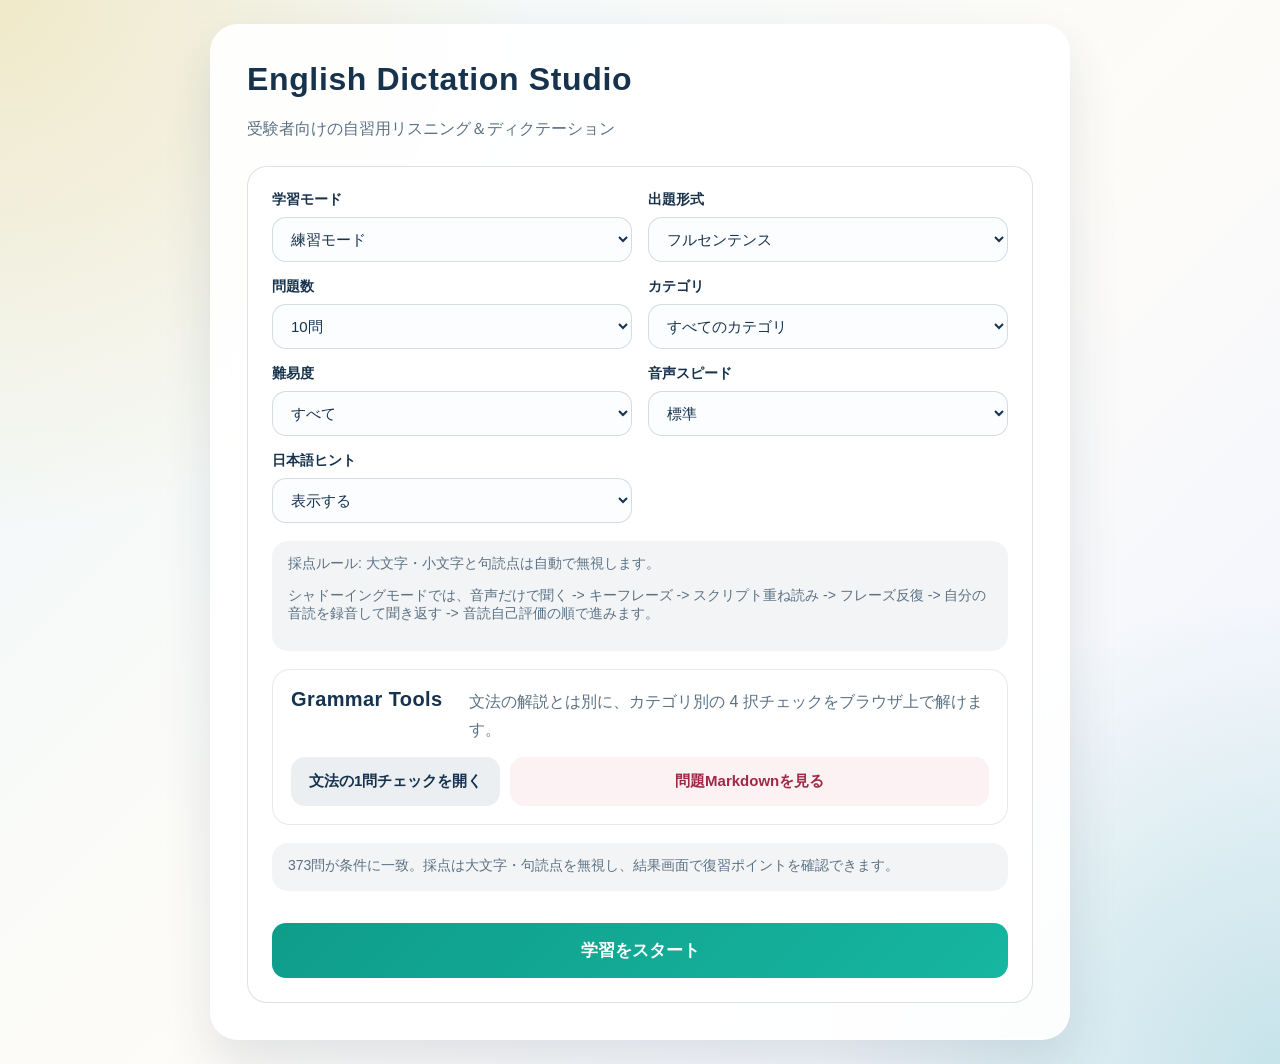
<file: index.html>
<!DOCTYPE html>
<html lang="ja">
<head>
    <meta charset="UTF-8">
    <meta name="viewport" content="width=device-width, initial-scale=1.0">
    <title>English Dictation Studio</title>
    <link rel="stylesheet" href="style.css">
</head>
<body>
    <div class="container">
        <div id="setup-screen" class="screen active">
            <h1>English Dictation Studio</h1>
            <p class="lead-text">受験者向けの自習用リスニング＆ディクテーション</p>

            <div class="settings-box">
                <div class="setting-grid">
                    <div class="setting-item">
                        <label for="setting-mode">学習モード</label>
                        <select id="setting-mode">
                            <option value="practice">練習モード</option>
                            <option value="test">集中モード</option>
                            <option value="shadowing">リスニング・シャドーイング</option>
                        </select>
                    </div>
                    <div class="setting-item">
                        <label for="setting-type">出題形式</label>
                        <select id="setting-type">
                            <option value="sentence">フルセンテンス</option>
                            <option value="blank">穴埋め</option>
                        </select>
                    </div>
                    <div class="setting-item">
                        <label for="setting-count">問題数</label>
                        <select id="setting-count">
                            <option value="5">5問</option>
                            <option value="10" selected>10問</option>
                            <option value="20">20問</option>
                            <option value="50">50問</option>
                        </select>
                    </div>
                    <div class="setting-item">
                        <label for="setting-category">カテゴリ</label>
                        <select id="setting-category">
                            <option value="all">すべてのカテゴリ</option>
                        </select>
                    </div>
                    <div class="setting-item">
                        <label for="setting-difficulty">難易度</label>
                        <select id="setting-difficulty">
                            <option value="all">すべて</option>
                            <option value="easy">やさしめ</option>
                            <option value="medium">標準</option>
                            <option value="hard">チャレンジ</option>
                        </select>
                    </div>
                    <div class="setting-item">
                        <label for="setting-speed">音声スピード</label>
                        <select id="setting-speed">
                            <option value="0.75">ゆっくり</option>
                            <option value="0.9" selected>標準</option>
                            <option value="1">少し速め</option>
                        </select>
                    </div>
                    <div class="setting-item">
                        <label for="setting-translation">日本語ヒント</label>
                        <select id="setting-translation">
                            <option value="show" selected>表示する</option>
                            <option value="hide">表示しない</option>
                        </select>
                    </div>
                </div>

                <div class="settings-note">
                    <p>採点ルール: 大文字・小文字と句読点は自動で無視します。</p>
                    <p>シャドーイングモードでは、音声だけで聞く -> キーフレーズ -> スクリプト重ね読み -> フレーズ反復 -> 自分の音読を録音して聞き返す -> 音読自己評価の順で進みます。</p>
                </div>

                <div id="study-dashboard" class="study-dashboard hidden">
                    <div class="dashboard-header">
                        <h2>Study Dashboard</h2>
                        <p id="history-summary" class="dashboard-summary"></p>
                    </div>
                    <div class="dashboard-grid">
                        <div class="dashboard-panel">
                            <p class="dashboard-label">おすすめ復習カテゴリ</p>
                            <div id="recommended-categories" class="recommendation-chips"></div>
                        </div>
                        <div class="dashboard-panel">
                            <p class="dashboard-label">クイック復習</p>
                            <p id="mistake-bank-summary" class="dashboard-summary"></p>
                            <div id="quick-review-actions" class="quick-review-actions"></div>
                        </div>
                    </div>
                </div>

                <div class="study-tools">
                    <div class="dashboard-header">
                        <h2>Grammar Tools</h2>
                        <p class="dashboard-summary">文法の解説とは別に、カテゴリ別の 4 択チェックをブラウザ上で解けます。</p>
                    </div>
                    <div class="resource-links">
                        <a href="grammar-quiz.html" class="secondary-btn resource-link">文法の1問チェックを開く</a>
                        <a href="markdown-viewer.html?file=docs/grammar-review-quiz.md" class="ghost-btn resource-link">問題Markdownを見る</a>
                    </div>
                </div>

                <p id="setup-status" class="setup-status" aria-live="polite"></p>
                <button id="start-btn" class="primary-btn">学習をスタート</button>
            </div>
        </div>

        <div id="play-screen" class="screen">
            <div class="header-info">
                <span id="progress-text">問題: 1 / 10</span>
                <div class="header-badges">
                    <span id="category-badge" class="badge">文法カテゴリ</span>
                    <span id="difficulty-badge" class="badge secondary-badge">標準</span>
                </div>
            </div>

            <div class="session-stats">
                <span id="audio-count">再生: 0回</span>
                <span id="hint-count">ヒント: 0回</span>
                <span id="mistake-count">ミス: 0回</span>
            </div>

            <div class="focus-panel">
                <span class="feedback-label">Before Listening</span>
                <p id="focus-summary" class="focus-summary"></p>
                <p id="focus-plan" class="focus-plan"></p>
            </div>

            <div class="question-area">
                <p id="ja-text" class="ja-text">日本語の訳がここに表示されます</p>
                <p id="en-display" class="en-text"></p>
                <p id="en-hint" class="en-hint"></p>
                <p id="live-feedback" class="live-feedback" aria-live="polite">聞こえたまま入力してください。</p>
            </div>

            <div id="input-area" class="input-area">
                <label class="visually-hidden" for="type-input">英語入力欄</label>
                <input
                    type="text"
                    id="type-input"
                    placeholder="Type here..."
                    autocomplete="off"
                    autocapitalize="off"
                    spellcheck="false"
                    inputmode="latin"
                >
            </div>

            <div id="rules-box" class="rules-box">
                <p>句読点は入力不要です。語順と聞き取れた語形に集中してください。</p>
            </div>

            <div class="controls">
                <button id="audio-btn" class="icon-btn">音声をもう一度聞く</button>
                <button id="hint-btn" class="icon-btn">ヒントを表示</button>
                <button id="answer-btn" class="ghost-btn">答えを確認</button>
            </div>

            <div id="shadowing-panel" class="shadowing-panel hidden">
                <span class="feedback-label">Shadowing Practice</span>
                <p id="shadowing-summary" class="feedback-summary"></p>
                <div id="shadowing-chunk-practice" class="chunk-practice hidden">
                    <span class="feedback-label">Phrase Repeat</span>
                    <p id="shadowing-chunk-summary" class="feedback-summary"></p>
                    <div id="shadowing-chunk-buttons" class="chunk-buttons"></div>
                </div>
                <button id="shadowing-finish-btn" class="primary-btn shadowing-finish-btn" type="button">この問題を振り返る</button>
            </div>

            <div id="question-feedback" class="question-feedback hidden">
                <h2 id="question-feedback-title">振り返り</h2>
                <p id="question-feedback-summary" class="feedback-summary"></p>

                <div class="feedback-columns">
                    <div class="feedback-block">
                        <span id="feedback-correct-label" class="feedback-label">正解</span>
                        <p id="feedback-correct-text"></p>
                    </div>
                    <div class="feedback-block">
                        <span id="feedback-user-label" class="feedback-label">あなたの入力</span>
                        <p id="feedback-user-text"></p>
                    </div>
                </div>

                <p id="feedback-diff-text" class="feedback-diff"></p>
                <div id="feedback-tags" class="insight-tags"></div>
                <div id="feedback-diff-visual" class="diff-visual hidden">
                    <div class="diff-row">
                        <span class="diff-row-label">正解の並び</span>
                        <div id="feedback-correct-diff" class="diff-tokens"></div>
                    </div>
                    <div class="diff-row">
                        <span class="diff-row-label">あなたの並び</span>
                        <div id="feedback-user-diff" class="diff-tokens"></div>
                    </div>
                </div>
                <p id="feedback-tip-text" class="feedback-tip"></p>
                <p id="feedback-next-step" class="feedback-next-step"></p>
                <div class="after-listening-panel">
                    <span class="feedback-label">After Listening</span>
                    <p id="after-listening-summary" class="feedback-summary"></p>
                    <div class="after-actions">
                        <button id="feedback-audio-btn" class="secondary-btn" type="button">正解を見ながらもう一度聞く</button>
                        <button id="shadowing-good-btn" class="after-btn" type="button">音読できた</button>
                        <button id="shadowing-again-btn" class="after-btn" type="button">まだ不安</button>
                    </div>
                    <div id="feedback-chunk-practice" class="chunk-practice hidden">
                        <span class="feedback-label">Phrase Repeat</span>
                        <p id="feedback-chunk-summary" class="feedback-summary"></p>
                        <div id="feedback-chunk-buttons" class="chunk-buttons"></div>
                    </div>
                    <div id="shadowing-recording-panel" class="recording-panel hidden">
                        <span class="feedback-label">Speak & Compare</span>
                        <p id="shadowing-recording-summary" class="feedback-summary"></p>
                        <div class="recording-actions">
                            <button id="shadowing-record-btn" class="secondary-btn" type="button">音読を録音</button>
                            <button id="shadowing-playback-btn" class="secondary-btn" type="button">自分の音声を聞く</button>
                        </div>
                    </div>
                </div>
                <button id="next-btn" class="primary-btn">次の問題へ</button>
            </div>
        </div>

        <div id="result-screen" class="screen">
            <h2>Session Review</h2>

            <div class="result-stats">
                <div class="stat-card">
                    <span id="res-total-label" class="stat-label">挑戦</span>
                    <strong id="res-total">0</strong>
                </div>
                <div class="stat-card">
                    <span id="res-correct-label" class="stat-label">正答</span>
                    <strong id="res-correct">0</strong>
                </div>
                <div class="stat-card">
                    <span id="res-miss-label" class="stat-label">ミス</span>
                    <strong id="res-miss">0</strong>
                </div>
                <div class="stat-card">
                    <span id="res-audio-label" class="stat-label">再生</span>
                    <strong id="res-audio">0</strong>
                </div>
                <div class="stat-card">
                    <span id="res-accuracy-label" class="stat-label">正答率</span>
                    <strong id="res-accuracy">0%</strong>
                </div>
                <div class="stat-card">
                    <span id="res-shadowing-label" class="stat-label">要再音読</span>
                    <strong id="res-shadowing">0</strong>
                </div>
            </div>

            <p id="progress-note" class="progress-note"></p>

            <div class="result-section">
                <h3>今回の弱点</h3>
                <ul id="weakness-list" class="weakness-list"></ul>
            </div>

            <div class="result-section">
                <h3>今回のつまずき傾向</h3>
                <ul id="pattern-list" class="weakness-list"></ul>
            </div>

            <div class="result-section">
                <h3>復習メモ</h3>
                <div id="review-list" class="review-list"></div>
            </div>

            <div class="result-actions">
                <button id="retry-missed-btn" class="secondary-btn hidden">復習だけ再挑戦</button>
                <button id="retry-btn" class="primary-btn">トップに戻る</button>
            </div>
        </div>
    </div>

    <script src="script.js"></script>
</body>
</html>
</file>
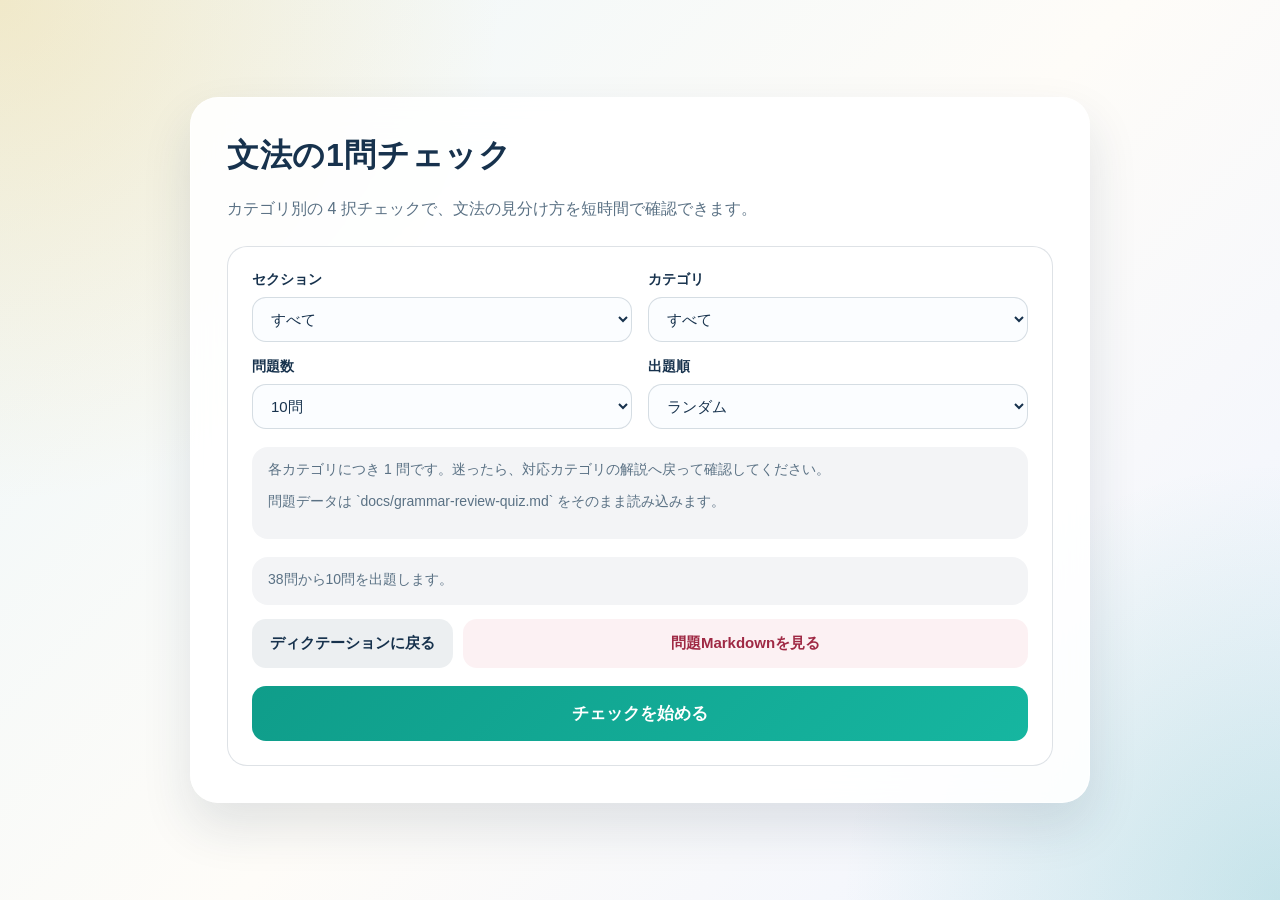
<file: grammar-quiz.html>
<!DOCTYPE html>
<html lang="ja">
<head>
    <meta charset="UTF-8">
    <meta name="viewport" content="width=device-width, initial-scale=1.0">
    <title>文法の1問チェック | English Dictation Studio</title>
    <link rel="stylesheet" href="style.css">
</head>
<body>
    <div class="container quiz-container">
        <div id="quiz-setup-screen" class="screen active">
            <h1>文法の1問チェック</h1>
            <p class="lead-text">カテゴリ別の 4 択チェックで、文法の見分け方を短時間で確認できます。</p>

            <div class="settings-box">
                <div class="setting-grid">
                    <div class="setting-item">
                        <label for="quiz-section">セクション</label>
                        <select id="quiz-section">
                            <option value="all">すべて</option>
                        </select>
                    </div>
                    <div class="setting-item">
                        <label for="quiz-category">カテゴリ</label>
                        <select id="quiz-category">
                            <option value="all">すべて</option>
                        </select>
                    </div>
                    <div class="setting-item">
                        <label for="quiz-count">問題数</label>
                        <select id="quiz-count">
                            <option value="5">5問</option>
                            <option value="10" selected>10問</option>
                            <option value="20">20問</option>
                            <option value="all">すべて</option>
                        </select>
                    </div>
                    <div class="setting-item">
                        <label for="quiz-order">出題順</label>
                        <select id="quiz-order">
                            <option value="random" selected>ランダム</option>
                            <option value="section">並び順</option>
                        </select>
                    </div>
                </div>

                <div class="settings-note">
                    <p>各カテゴリにつき 1 問です。迷ったら、対応カテゴリの解説へ戻って確認してください。</p>
                    <p>問題データは `docs/grammar-review-quiz.md` をそのまま読み込みます。</p>
                </div>

                <p id="quiz-setup-status" class="setup-status" aria-live="polite">問題を読み込んでいます。</p>

                <div class="resource-links">
                    <a href="index.html" class="secondary-btn resource-link">ディクテーションに戻る</a>
                    <a href="markdown-viewer.html?file=docs/grammar-review-quiz.md" class="ghost-btn resource-link">問題Markdownを見る</a>
                </div>

                <button id="quiz-start-btn" class="primary-btn" type="button">チェックを始める</button>
            </div>
        </div>

        <div id="quiz-play-screen" class="screen">
            <div class="quiz-top-nav">
                <button id="quiz-back-to-setup-btn" class="ghost-btn quiz-back-btn" type="button">設定に戻る</button>
            </div>
            <div class="header-info">
                <span id="quiz-progress-text">問題: 1 / 10</span>
                <div class="header-badges">
                    <span id="quiz-section-badge" class="badge">セクション</span>
                    <span id="quiz-category-badge" class="badge secondary-badge">カテゴリ</span>
                </div>
            </div>

            <div class="session-stats">
                <span id="quiz-score-text">正解: 0問</span>
                <span id="quiz-remaining-text">残り: 10問</span>
            </div>

            <div class="focus-panel">
                <span class="feedback-label">Question</span>
                <p id="quiz-instruction" class="focus-summary">最も適切なものを 1 つ選んでください。</p>
            </div>

            <div class="question-area">
                <p id="quiz-question-text" class="quiz-question-text"></p>
                <div id="quiz-options" class="quiz-options"></div>
                <p id="quiz-live-feedback" class="live-feedback" aria-live="polite">まだ解答していません。</p>
            </div>

            <div id="quiz-feedback-panel" class="question-feedback hidden">
                <h2 id="quiz-feedback-title">解説</h2>

                <div class="feedback-columns">
                    <div class="feedback-block">
                        <span class="feedback-label">正解</span>
                        <p id="quiz-correct-text"></p>
                    </div>
                    <div class="feedback-block">
                        <span class="feedback-label">あなたの選択</span>
                        <p id="quiz-user-text"></p>
                    </div>
                </div>

                <p id="quiz-point-text" class="feedback-summary"></p>
                <button id="quiz-next-btn" class="primary-btn" type="button">次の問題へ</button>
            </div>
        </div>

        <div id="quiz-result-screen" class="screen">
            <h2>Quiz Review</h2>

            <div class="result-stats">
                <div class="stat-card">
                    <span class="stat-label">挑戦</span>
                    <strong id="quiz-result-total">0</strong>
                </div>
                <div class="stat-card">
                    <span class="stat-label">正解</span>
                    <strong id="quiz-result-correct">0</strong>
                </div>
                <div class="stat-card">
                    <span class="stat-label">不正解</span>
                    <strong id="quiz-result-incorrect">0</strong>
                </div>
                <div class="stat-card">
                    <span class="stat-label">正答率</span>
                    <strong id="quiz-result-accuracy">0%</strong>
                </div>
            </div>

            <p id="quiz-result-note" class="progress-note"></p>

            <div class="result-section">
                <h3>復習したい問題</h3>
                <div id="quiz-review-list" class="review-list"></div>
            </div>

            <div class="result-actions">
                <button id="quiz-retry-btn" class="secondary-btn" type="button">同じ条件でもう一度</button>
                <button id="quiz-top-btn" class="primary-btn" type="button">設定に戻る</button>
            </div>
        </div>
    </div>

    <script src="grammar-quiz.js"></script>
</body>
</html>
</file>
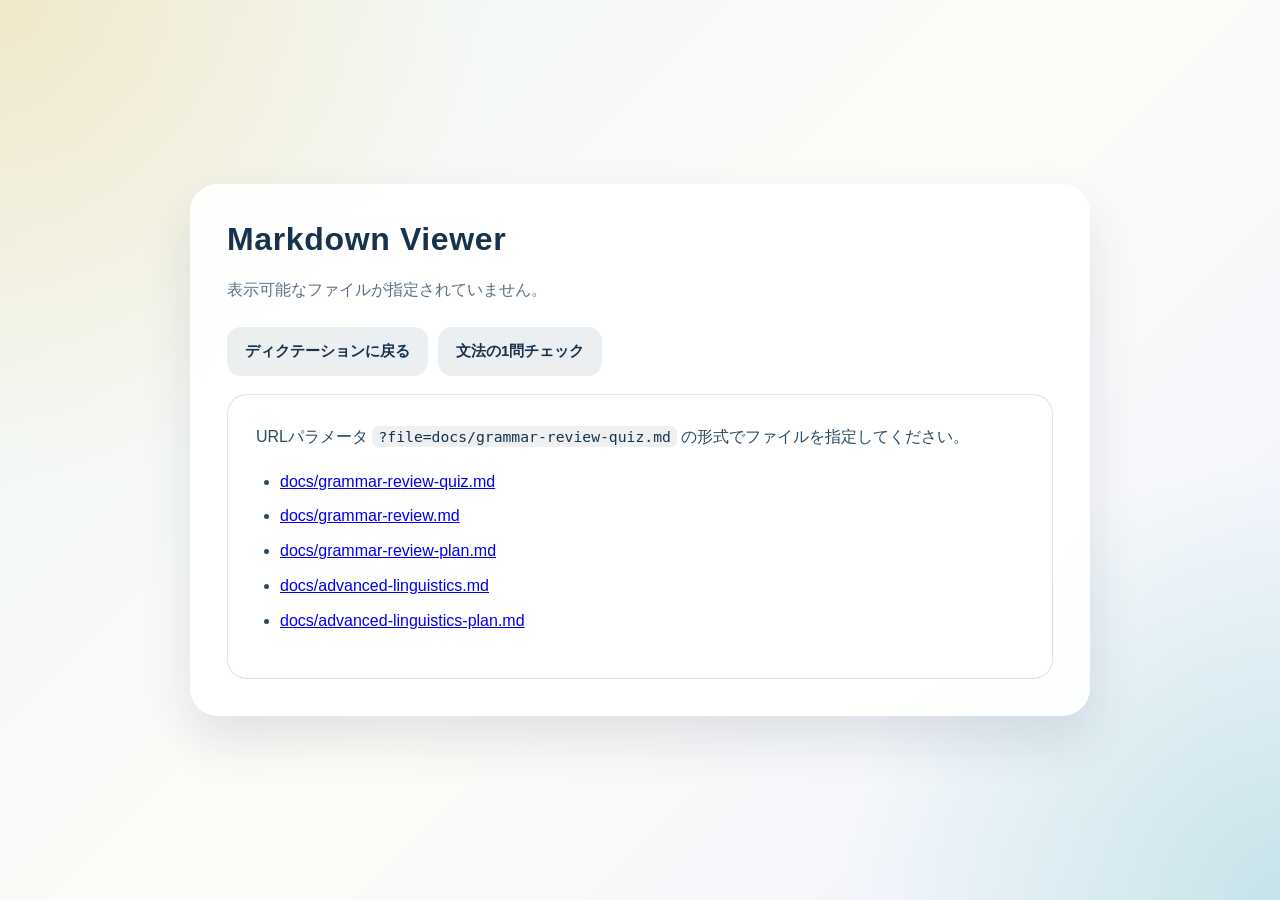
<file: markdown-viewer.html>
<!DOCTYPE html>
<html lang="ja">
<head>
    <meta charset="UTF-8">
    <meta name="viewport" content="width=device-width, initial-scale=1.0">
    <title>Markdown Viewer | English Dictation Studio</title>
    <link rel="stylesheet" href="style.css">
    <style>
        .md-viewer {
            max-width: 900px;
        }

        .md-viewer .md-body {
            padding: 28px;
            border-radius: 20px;
            background: var(--surface-strong);
            border: 1px solid var(--line);
            line-height: 1.8;
            overflow-x: auto;
        }

        .md-body h1 {
            font-size: 26px;
            border-bottom: 2px solid var(--line);
            padding-bottom: 10px;
            margin-bottom: 22px;
        }

        .md-body h2 {
            font-size: 22px;
            margin-top: 32px;
            padding-bottom: 8px;
            border-bottom: 1px solid var(--line);
        }

        .md-body h3 {
            font-size: 18px;
            margin-top: 24px;
            color: var(--accent-dark);
        }

        .md-body p {
            margin-bottom: 12px;
            color: var(--ink-main);
        }

        .md-body code {
            padding: 2px 6px;
            border-radius: 6px;
            background: rgba(23, 50, 77, 0.07);
            font-family: "SF Mono", "Fira Code", monospace;
            font-size: 0.92em;
            color: var(--ink-strong);
        }

        .md-body pre {
            padding: 16px;
            border-radius: 14px;
            background: rgba(23, 50, 77, 0.05);
            overflow-x: auto;
        }

        .md-body pre code {
            background: none;
            padding: 0;
        }

        .md-body ol,
        .md-body ul {
            padding-left: 24px;
            margin-bottom: 14px;
        }

        .md-body li {
            margin-bottom: 6px;
        }

        .md-body strong {
            color: var(--ink-strong);
        }

        .md-body hr {
            border: none;
            border-top: 1px solid var(--line);
            margin: 24px 0;
        }

        .md-nav {
            display: flex;
            flex-wrap: wrap;
            gap: 10px;
            margin-bottom: 18px;
        }

        .md-nav a {
            text-decoration: none;
        }

        .md-loading {
            padding: 40px;
            text-align: center;
            color: var(--ink-soft);
        }
    </style>
</head>
<body>
    <div class="container md-viewer">
        <h1>Markdown Viewer</h1>
        <p class="lead-text" id="md-title">ドキュメントを読み込んでいます...</p>

        <div class="md-nav">
            <a href="index.html" class="secondary-btn resource-link">ディクテーションに戻る</a>
            <a href="grammar-quiz.html" class="secondary-btn resource-link">文法の1問チェック</a>
        </div>

        <div id="md-body" class="md-body">
            <p class="md-loading">読み込み中...</p>
        </div>
    </div>

    <script>
        (function () {
            var params = new URLSearchParams(window.location.search);
            var file = params.get("file");

            var ALLOWED_FILES = [
                "docs/grammar-review-quiz.md",
                "docs/grammar-review.md",
                "docs/grammar-review-plan.md",
                "docs/advanced-linguistics.md",
                "docs/advanced-linguistics-plan.md"
            ];

            if (!file || ALLOWED_FILES.indexOf(file) === -1) {
                document.getElementById("md-title").textContent = "表示可能なファイルが指定されていません。";
                document.getElementById("md-body").innerHTML =
                    "<p>URLパラメータ <code>?file=docs/grammar-review-quiz.md</code> の形式でファイルを指定してください。</p>" +
                    "<ul>" + ALLOWED_FILES.map(function (f) {
                        return '<li><a href="?file=' + f + '">' + f + "</a></li>";
                    }).join("") + "</ul>";
                return;
            }

            document.getElementById("md-title").textContent = file;

            fetch(file)
                .then(function (res) {
                    if (!res.ok) throw new Error("HTTP " + res.status);
                    return res.text();
                })
                .then(function (md) {
                    document.getElementById("md-body").innerHTML = renderMarkdown(md);
                })
                .catch(function (err) {
                    document.getElementById("md-body").innerHTML =
                        "<p>読み込みに失敗しました。ローカルサーバー経由で開いてください。</p>" +
                        "<p><code>" + esc(err.message) + "</code></p>";
                });

            function esc(s) {
                return String(s).replace(/&/g, "&amp;").replace(/</g, "&lt;").replace(/>/g, "&gt;").replace(/"/g, "&quot;");
            }

            function renderMarkdown(text) {
                var html = esc(text);

                html = html.replace(/^### (.+)$/gm, function (m, g) { return "<h3>" + g + "</h3>"; });
                html = html.replace(/^## (.+)$/gm, function (m, g) { return "<h2>" + g + "</h2>"; });
                html = html.replace(/^# (.+)$/gm, function (m, g) { return "<h1>" + g + "</h1>"; });

                html = html.replace(/`([^`\n]+)`/g, function (m, g) { return "<code>" + g + "</code>"; });
                html = html.replace(/\*\*([^*]+)\*\*/g, function (m, g) { return "<strong>" + g + "</strong>"; });

                html = html.replace(/^(\d+)\.\s+(.+)$/gm, function (m, n, g) { return '<li class="ol-item">' + g + "</li>"; });
                html = html.replace(/^- (.+)$/gm, function (m, g) { return "<li>" + g + "</li>"; });

                html = html.replace(/((?:<li class="ol-item">[^]*?<\/li>\s*)+)/g, function (block) {
                    return "<ol>" + block.replace(/ class="ol-item"/g, "") + "</ol>";
                });
                html = html.replace(/((?:<li>(?:(?!class=)[^])*?<\/li>\s*)+)/g, function (block) {
                    if (block.indexOf("<ol>") !== -1) return block;
                    return "<ul>" + block + "</ul>";
                });

                html = html.replace(/^---$/gm, "<hr>");

                var lines = html.split("\n");
                var result = [];
                var inParagraph = false;

                for (var i = 0; i < lines.length; i++) {
                    var line = lines[i].trim();

                    if (!line) {
                        if (inParagraph) {
                            result.push("</p>");
                            inParagraph = false;
                        }
                        continue;
                    }

                    if (/^<(h[1-3]|ol|ul|li|hr|pre|blockquote)/.test(line)) {
                        if (inParagraph) {
                            result.push("</p>");
                            inParagraph = false;
                        }
                        result.push(line);
                        continue;
                    }

                    if (!inParagraph) {
                        result.push("<p>" + line);
                        inParagraph = true;
                    } else {
                        result.push("<br>" + line);
                    }
                }

                if (inParagraph) {
                    result.push("</p>");
                }

                return result.join("\n");
            }
        })();
    </script>
</body>
</html>
</file>
<file: style.css>
:root {
    --ink-strong: #17324d;
    --ink-main: #284b63;
    --ink-soft: #5a7184;
    --surface: rgba(255, 255, 255, 0.9);
    --surface-strong: #ffffff;
    --line: rgba(23, 50, 77, 0.14);
    --accent: #0f9d8a;
    --accent-dark: #0a7667;
    --accent-soft: rgba(15, 157, 138, 0.12);
    --warm: #f9c74f;
    --error: #d84f68;
    --error-soft: rgba(216, 79, 104, 0.12);
    --shadow: 0 24px 50px rgba(23, 50, 77, 0.12);
}

* {
    box-sizing: border-box;
}

body {
    margin: 0;
    min-height: 100vh;
    display: flex;
    justify-content: center;
    align-items: center;
    padding: 24px;
    font-family: "Avenir Next", "Helvetica Neue", "Hiragino Sans", "Yu Gothic", sans-serif;
    color: var(--ink-main);
    background:
        radial-gradient(circle at top left, rgba(249, 199, 79, 0.28), transparent 32%),
        radial-gradient(circle at bottom right, rgba(15, 157, 138, 0.18), transparent 28%),
        linear-gradient(135deg, #edf6f9 0%, #fefcf8 52%, #eef3ff 100%);
}

.container {
    width: 100%;
    max-width: 860px;
    padding: 36px;
    border-radius: 28px;
    background: var(--surface);
    border: 1px solid rgba(255, 255, 255, 0.55);
    box-shadow: var(--shadow);
    backdrop-filter: blur(18px);
}

.screen {
    display: none;
}

.screen.active {
    display: block;
    animation: fadeIn 0.32s ease;
}

@keyframes fadeIn {
    from {
        opacity: 0;
        transform: translateY(10px);
    }
    to {
        opacity: 1;
        transform: translateY(0);
    }
}

h1,
h2,
h3,
p {
    margin-top: 0;
}

h1,
h2 {
    color: var(--ink-strong);
    letter-spacing: 0.02em;
}

.lead-text {
    margin-bottom: 26px;
    color: var(--ink-soft);
}

.settings-box,
.question-feedback,
.result-section,
.rules-box,
.focus-panel,
.after-listening-panel,
.shadowing-panel {
    background: var(--surface-strong);
    border: 1px solid var(--line);
    border-radius: 20px;
}

.settings-box {
    padding: 24px;
}

.setting-grid {
    display: grid;
    grid-template-columns: repeat(2, minmax(0, 1fr));
    gap: 16px;
}

.setting-item label {
    display: block;
    margin-bottom: 8px;
    font-size: 14px;
    font-weight: 700;
    color: var(--ink-strong);
}

select,
input {
    width: 100%;
    border-radius: 14px;
    border: 1px solid rgba(40, 75, 99, 0.18);
    background: #fbfdff;
    color: var(--ink-strong);
}

select {
    padding: 12px 14px;
    font-size: 15px;
}

input {
    padding: 18px 20px;
    font-size: 22px;
    transition: border-color 0.2s ease, box-shadow 0.2s ease, background 0.2s ease;
}

input:focus,
select:focus {
    outline: none;
    border-color: rgba(15, 157, 138, 0.45);
    box-shadow: 0 0 0 5px rgba(15, 157, 138, 0.12);
}

input.error {
    border-color: var(--error);
    background: var(--error-soft);
    box-shadow: none;
}

.settings-note,
.setup-status {
    margin-top: 18px;
    padding: 14px 16px;
    border-radius: 16px;
    background: rgba(23, 50, 77, 0.05);
    color: var(--ink-soft);
    font-size: 14px;
}

.setup-status {
    min-height: 48px;
}

.study-dashboard {
    margin-top: 18px;
    padding: 18px;
    border-radius: 18px;
    background: linear-gradient(135deg, rgba(15, 157, 138, 0.08), rgba(255, 255, 255, 0.92));
    border: 1px solid rgba(15, 157, 138, 0.16);
}

.study-tools {
    margin-top: 18px;
    padding: 18px;
    border-radius: 18px;
    background: rgba(255, 255, 255, 0.76);
    border: 1px solid rgba(23, 50, 77, 0.1);
}

.dashboard-header {
    display: flex;
    align-items: flex-start;
    justify-content: space-between;
    gap: 16px;
    flex-wrap: wrap;
    margin-bottom: 14px;
}

.dashboard-grid {
    display: grid;
    grid-template-columns: repeat(2, minmax(0, 1fr));
    gap: 16px;
}

.dashboard-panel {
    padding: 16px;
    border-radius: 16px;
    background: rgba(255, 255, 255, 0.72);
    border: 1px solid rgba(15, 157, 138, 0.12);
}

.dashboard-header h2 {
    margin-bottom: 0;
    font-size: 20px;
}

.dashboard-summary,
.dashboard-label,
.progress-note {
    color: var(--ink-soft);
    line-height: 1.7;
}

.dashboard-summary {
    max-width: 520px;
    margin-bottom: 0;
}

.dashboard-label {
    margin-bottom: 8px;
    font-size: 13px;
    font-weight: 700;
    letter-spacing: 0.06em;
    text-transform: uppercase;
}

.recommendation-chips {
    display: flex;
    flex-wrap: wrap;
    gap: 10px;
}

.quick-review-actions {
    display: flex;
    flex-wrap: wrap;
    gap: 10px;
}

.resource-links {
    display: flex;
    flex-wrap: wrap;
    gap: 10px;
    margin-top: 14px;
}

.resource-link {
    display: inline-flex;
    align-items: center;
    justify-content: center;
    text-decoration: none;
}

.chip-btn {
    padding: 10px 14px;
    border-radius: 999px;
    background: rgba(255, 255, 255, 0.9);
    border: 1px solid rgba(15, 157, 138, 0.18);
    color: var(--accent-dark);
    font-size: 14px;
    font-weight: 700;
}

.quick-action-btn {
    flex: 1 1 180px;
    padding: 12px 14px;
    border-radius: 16px;
    background: rgba(23, 50, 77, 0.06);
    border: 1px solid rgba(23, 50, 77, 0.08);
    color: var(--ink-strong);
    text-align: left;
}

.quick-action-btn strong {
    display: block;
    margin-bottom: 4px;
    font-size: 15px;
}

.quick-action-btn span {
    display: block;
    font-size: 13px;
    color: var(--ink-soft);
    line-height: 1.5;
}

.header-info,
.session-stats,
.controls,
.result-actions {
    display: flex;
    align-items: center;
    justify-content: space-between;
    gap: 12px;
}

.header-info {
    margin-bottom: 12px;
}

.header-badges {
    display: flex;
    gap: 10px;
    flex-wrap: wrap;
}

.badge {
    display: inline-flex;
    align-items: center;
    padding: 7px 12px;
    border-radius: 999px;
    background: var(--accent-soft);
    color: var(--accent-dark);
    font-size: 13px;
    font-weight: 700;
}

.secondary-badge {
    background: rgba(249, 199, 79, 0.22);
    color: #8b6200;
}

.session-stats {
    margin-bottom: 22px;
    flex-wrap: wrap;
    color: var(--ink-soft);
    font-size: 14px;
}

.focus-panel,
.after-listening-panel {
    margin-bottom: 18px;
    padding: 18px 20px;
}

.shadowing-panel {
    margin-top: 18px;
    padding: 18px 20px;
}

.focus-summary,
.focus-plan {
    margin-bottom: 0;
    color: var(--ink-soft);
    line-height: 1.7;
}

.focus-plan {
    margin-top: 8px;
}

.question-area {
    padding: 28px;
    border-radius: 24px;
    background:
        linear-gradient(135deg, rgba(15, 157, 138, 0.08), rgba(255, 255, 255, 0.82)),
        var(--surface-strong);
    border: 1px solid rgba(15, 157, 138, 0.12);
}

.quiz-container {
    max-width: 900px;
}

.quiz-question-text {
    margin-bottom: 0;
    font-size: 28px;
    font-weight: 800;
    line-height: 1.55;
    color: var(--ink-strong);
}

.quiz-options {
    display: grid;
    gap: 12px;
    margin-top: 18px;
}

.quiz-option-btn {
    width: 100%;
    display: flex;
    align-items: flex-start;
    gap: 10px;
    text-align: left;
    border: 1px solid rgba(23, 50, 77, 0.1);
}

.quiz-option-btn strong {
    min-width: 28px;
    color: var(--accent-dark);
}

.quiz-option-btn span {
    line-height: 1.6;
}

.quiz-option-btn.is-correct {
    background: rgba(15, 157, 138, 0.12);
    border-color: rgba(15, 157, 138, 0.26);
    color: var(--ink-strong);
}

.quiz-option-btn.is-wrong {
    background: rgba(216, 79, 104, 0.12);
    border-color: rgba(216, 79, 104, 0.24);
    color: var(--ink-strong);
}

.quiz-top-nav {
    display: flex;
    margin-bottom: 14px;
}

.quiz-back-btn {
    flex: 0 0 auto;
    width: auto;
    padding: 10px 16px;
    font-size: 14px;
}

.ja-text {
    font-size: 17px;
    font-weight: 700;
    color: var(--ink-main);
    line-height: 1.7;
}

.en-text {
    margin-bottom: 12px;
    font-size: 30px;
    font-weight: 800;
    line-height: 1.4;
    letter-spacing: 0.03em;
    color: var(--ink-strong);
}

.en-hint {
    min-height: 28px;
    margin-bottom: 0;
    color: #3a6e6f;
    font-size: 15px;
    line-height: 1.6;
}

.live-feedback {
    min-height: 24px;
    margin-top: 14px;
    margin-bottom: 0;
    color: var(--ink-soft);
    font-size: 14px;
}

.input-area,
.rules-box,
.controls,
.question-feedback,
.result-section {
    margin-top: 18px;
}

.rules-box {
    padding: 14px 16px;
    color: var(--ink-soft);
    font-size: 14px;
}

.controls {
    flex-wrap: wrap;
}

button {
    border: none;
    cursor: pointer;
    transition: transform 0.18s ease, background 0.18s ease, opacity 0.18s ease;
    font-family: inherit;
}

button:hover {
    transform: translateY(-1px);
}

button:disabled {
    cursor: default;
    opacity: 0.6;
    transform: none;
}

.primary-btn,
.secondary-btn,
.icon-btn,
.ghost-btn {
    border-radius: 14px;
    font-weight: 700;
}

.primary-btn {
    width: 100%;
    padding: 16px 18px;
    margin-top: 18px;
    background: linear-gradient(135deg, var(--accent) 0%, #16b6a0 100%);
    color: #ffffff;
    font-size: 17px;
}

.secondary-btn {
    padding: 15px 18px;
    background: rgba(23, 50, 77, 0.08);
    color: var(--ink-strong);
    font-size: 15px;
}

.after-actions {
    display: flex;
    flex-wrap: wrap;
    gap: 10px;
    margin-top: 14px;
}

.chunk-practice {
    margin-top: 16px;
    padding-top: 16px;
    border-top: 1px solid var(--line);
}

.recording-panel {
    margin-top: 16px;
    padding-top: 16px;
    border-top: 1px solid var(--line);
}

.recording-actions {
    display: flex;
    flex-wrap: wrap;
    gap: 10px;
    margin-top: 12px;
}

.recording-actions .secondary-btn {
    flex: 1 1 180px;
}

.chunk-buttons {
    display: flex;
    flex-wrap: wrap;
    gap: 10px;
    margin-top: 12px;
}

.chunk-btn {
    flex: 1 1 180px;
    padding: 12px 14px;
    border-radius: 16px;
    background: rgba(15, 157, 138, 0.08);
    border: 1px solid rgba(15, 157, 138, 0.16);
    color: var(--ink-strong);
    text-align: left;
}

.chunk-btn.is-active {
    background: rgba(15, 157, 138, 0.16);
    border-color: rgba(15, 157, 138, 0.28);
}

.chunk-btn strong,
.chunk-btn span {
    display: block;
}

.chunk-btn strong {
    margin-bottom: 4px;
    font-size: 14px;
    color: var(--accent-dark);
}

.chunk-btn span {
    font-size: 13px;
    line-height: 1.5;
}

.after-btn {
    flex: 1 1 150px;
    padding: 14px 16px;
    border-radius: 14px;
    background: rgba(23, 50, 77, 0.06);
    color: var(--ink-strong);
    font-size: 15px;
    font-weight: 700;
}

.after-btn.is-active {
    background: rgba(15, 157, 138, 0.14);
    color: var(--accent-dark);
}

.after-btn.is-warning {
    background: rgba(249, 199, 79, 0.28);
    color: #8b6200;
}

.shadowing-finish-btn {
    margin-top: 14px;
}

.result-actions .primary-btn,
.result-actions .secondary-btn {
    flex: 1 1 220px;
    width: auto;
    margin-top: 0;
}

.icon-btn,
.ghost-btn {
    flex: 1 1 180px;
    padding: 14px 16px;
    font-size: 15px;
}

.icon-btn {
    background: rgba(23, 50, 77, 0.08);
    color: var(--ink-strong);
}

.ghost-btn {
    background: rgba(216, 79, 104, 0.08);
    color: #9f2944;
}

.question-feedback {
    padding: 22px;
}

.question-feedback.hidden,
.hidden {
    display: none;
}

.feedback-summary,
.feedback-diff,
.feedback-tip,
.feedback-next-step {
    color: var(--ink-soft);
    line-height: 1.7;
}

.insight-tags {
    display: flex;
    flex-wrap: wrap;
    gap: 8px;
    margin: 14px 0 0;
}

.insight-tag {
    display: inline-flex;
    align-items: center;
    padding: 7px 11px;
    border-radius: 999px;
    font-size: 13px;
    font-weight: 700;
    background: rgba(23, 50, 77, 0.08);
    color: var(--ink-strong);
}

.insight-tag.is-critical {
    background: rgba(216, 79, 104, 0.12);
    color: #a8354e;
}

.insight-tag.is-warning {
    background: rgba(249, 199, 79, 0.24);
    color: #8b6200;
}

.insight-tag.is-positive {
    background: rgba(15, 157, 138, 0.12);
    color: var(--accent-dark);
}

.diff-visual {
    margin: 16px 0;
    padding: 16px;
    border-radius: 16px;
    background: rgba(23, 50, 77, 0.04);
}

.diff-row + .diff-row {
    margin-top: 12px;
}

.diff-row-label {
    display: block;
    margin-bottom: 8px;
    font-size: 13px;
    font-weight: 700;
    color: var(--ink-soft);
}

.diff-tokens {
    display: flex;
    flex-wrap: wrap;
    gap: 8px;
}

.token-chip {
    display: inline-flex;
    align-items: center;
    min-height: 32px;
    padding: 6px 10px;
    border-radius: 999px;
    font-size: 14px;
    font-weight: 700;
    border: 1px solid transparent;
}

.token-match {
    background: rgba(15, 157, 138, 0.12);
    color: var(--accent-dark);
}

.token-missing {
    background: rgba(216, 79, 104, 0.12);
    border-color: rgba(216, 79, 104, 0.22);
    color: #a8354e;
}

.token-extra {
    background: rgba(249, 199, 79, 0.24);
    border-color: rgba(139, 98, 0, 0.16);
    color: #8b6200;
}

.token-placeholder {
    background: rgba(23, 50, 77, 0.06);
    color: rgba(23, 50, 77, 0.4);
}

.feedback-columns {
    display: grid;
    grid-template-columns: repeat(2, minmax(0, 1fr));
    gap: 14px;
    margin: 18px 0;
}

.feedback-block {
    padding: 16px;
    border-radius: 16px;
    background: rgba(23, 50, 77, 0.04);
}

.feedback-label {
    display: block;
    margin-bottom: 8px;
    font-size: 12px;
    font-weight: 700;
    letter-spacing: 0.08em;
    color: var(--ink-soft);
    text-transform: uppercase;
}

.feedback-block p {
    margin-bottom: 0;
    color: var(--ink-strong);
    word-break: break-word;
}

.result-stats {
    display: grid;
    grid-template-columns: repeat(auto-fit, minmax(120px, 1fr));
    gap: 14px;
    margin-top: 24px;
}

.stat-card {
    padding: 18px;
    border-radius: 20px;
    background: var(--surface-strong);
    border: 1px solid var(--line);
    text-align: center;
}

.stat-label {
    display: block;
    margin-bottom: 8px;
    font-size: 13px;
    font-weight: 700;
    color: var(--ink-soft);
}

.stat-card strong {
    font-size: 28px;
    color: var(--ink-strong);
}

.weakness-list,
.review-list {
    margin: 0;
    padding: 0;
    list-style: none;
}

.progress-note {
    margin-top: 18px;
    margin-bottom: 0;
}

.weakness-list li {
    padding: 12px 0;
    border-bottom: 1px solid var(--line);
    color: var(--ink-main);
    line-height: 1.6;
}

.weakness-list li:last-child {
    border-bottom: none;
}

.review-card {
    padding: 18px;
    border-radius: 18px;
    border: 1px solid var(--line);
    background: rgba(255, 255, 255, 0.78);
}

.review-card + .review-card {
    margin-top: 14px;
}

.review-card h4 {
    margin-bottom: 10px;
    color: var(--ink-strong);
}

.review-card p {
    margin-bottom: 8px;
    color: var(--ink-main);
    line-height: 1.6;
}

.review-meta {
    font-size: 13px;
    color: var(--ink-soft);
}

.review-diff {
    margin-bottom: 12px;
}

.review-header {
    display: flex;
    align-items: flex-start;
    justify-content: space-between;
    gap: 12px;
    flex-wrap: wrap;
    margin-bottom: 10px;
}

.review-priority {
    padding: 6px 10px;
    border-radius: 999px;
    font-size: 12px;
    font-weight: 700;
    background: rgba(216, 79, 104, 0.12);
    color: #a8354e;
}

.review-card.is-clean {
    border-style: dashed;
}

.visually-hidden {
    position: absolute;
    width: 1px;
    height: 1px;
    padding: 0;
    margin: -1px;
    overflow: hidden;
    clip: rect(0, 0, 0, 0);
    white-space: nowrap;
    border: 0;
}

@media (max-width: 720px) {
    body {
        padding: 14px;
        align-items: flex-start;
    }

    .container {
        padding: 22px;
        border-radius: 22px;
    }

    .setting-grid,
    .dashboard-grid,
    .feedback-columns,
    .result-stats {
        grid-template-columns: 1fr;
    }

    .header-info,
    .session-stats,
    .controls,
    .result-actions {
        flex-direction: column;
        align-items: stretch;
    }

    .en-text {
        font-size: 24px;
    }

    input {
        font-size: 20px;
    }

    .icon-btn,
    .ghost-btn,
    .secondary-btn {
        width: 100%;
    }
}
</file>
